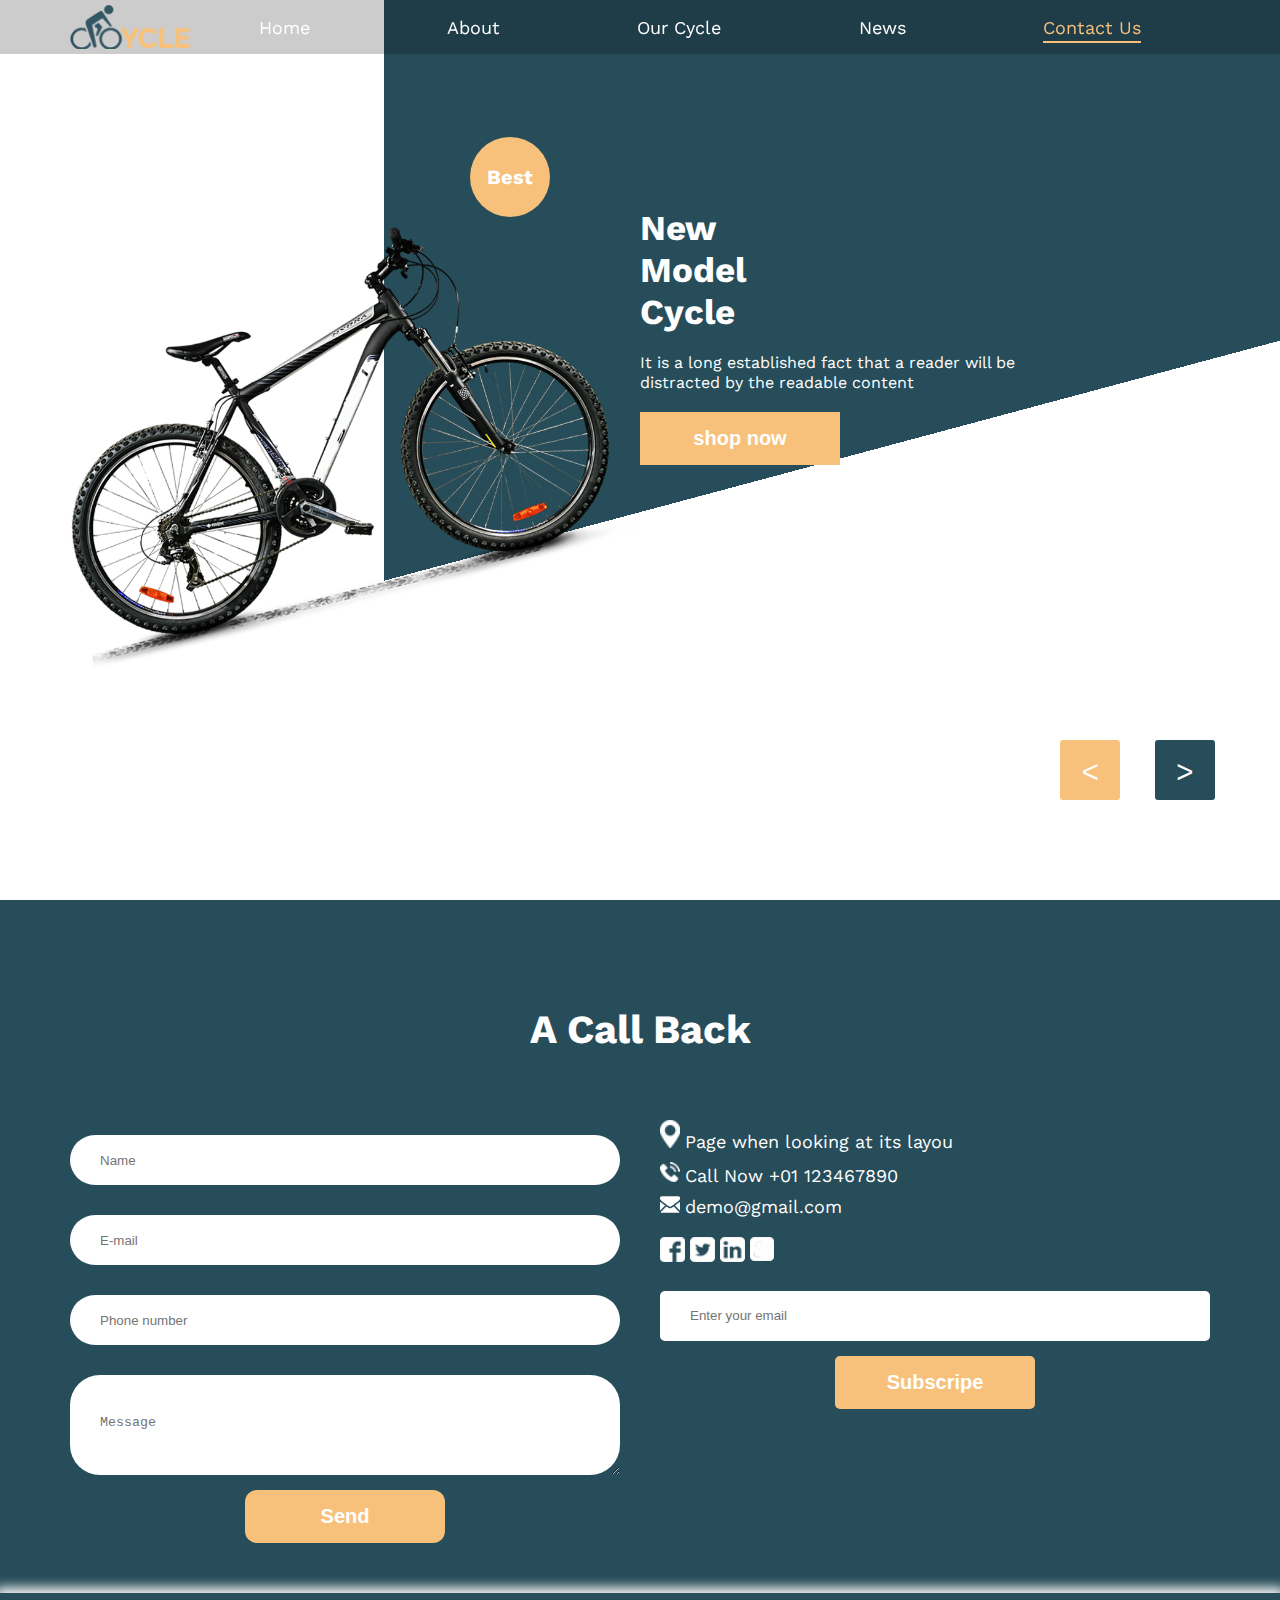
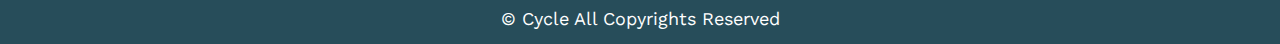
<file: HTML/contact.html>
<!DOCTYPE html>
<html lang="en">
  <head>
    <meta charset="UTF-8" />
    <meta name="viewport" content="width=device-width, initial-scale=1.0" />
    <title>Cycle</title>
    <link rel="preconnect" href="https://fonts.googleapis.com" />
    <link rel="preconnect" href="https://fonts.gstatic.com" crossorigin />
    <link
      href="https://fonts.googleapis.com/css2?family=Work+Sans:wght@200;300;400;500;600;700;800&display=swap"
      rel="stylesheet"
    />
    <link rel="shortcut icon" href="../Images/logo.png" type="image/x-icon" />
    <link rel="stylesheet" href="../CSS/style.css" />
  </head>
  <body>
    <!-- Start Header -->
    <header>
      <div class="container">
        <img src="../Images/logo.png" loading="lazy" alt="logo" class="logo" />
        <nav>
          <img
            src="../Images/toggle-icon1.png"
            loading="lazy"
            alt="Bars"
            class="toogle"
          />
          <ul class="links">
            <li><a href="../index.html">home</a></li>
            <li><a href="about.html">about</a></li>
            <li><a href="our-cycle.html">our cycle</a></li>
            <li><a href="news.html">news</a></li>
            <li><a class="active" href="#">contact us</a></li>
          </ul>
        </nav>
      </div>
    </header>
    <!-- End Header -->
    <!-- Start Hero -->
    <section id="hero">
      <div class="container">
        <div class="img">
          <img src="../Images/img-1.png" loading="lazy" alt="Cycle" />
        </div>
        <div class="info">
          <h3>New Model Cycle</h3>
          <p>
            It is a long established fact that a reader will be distracted by
            the readable content
          </p>
          <button>shop now</button>
        </div>
      </div>
      <div class="next-and-prev">
        <span><</span>
        <span>></span>
      </div>
    </section>
    <!-- End Hero -->
    <!-- Start contact -->
    <section id="contact">
      <div class="special-head">
        <div class="container">
          <h2>A Call Back</h2>
        </div>
      </div>
      <div class="container">
        <div class="box-container">
          <form>
            <input type="text" placeholder="Name" required />
            <input type="email" placeholder="E-mail" required />
            <input type="tel" placeholder="Phone number" required />
            <textarea
              name="message"
              id="message"
              cols="30"
              rows="10"
              placeholder="Message"
            ></textarea>
            <button type="submit">Send</button>
          </form>
          <div class="social">
            <div class="boxs">
              <div class="box">
                <img
                  src="../Images/map-icon.png"
                  loading="lazy"
                  alt="Location"
                />
                <span>Page when looking at its layou</span>
              </div>
              <div class="box">
                <img
                  src="../Images/call-icon.png"
                  loading="lazy"
                  alt="Phone number"
                />
                <span>Call Now +01 123467890</span>
              </div>
              <div class="box">
                <img src="../Images/mail-icon.png" loading="lazy" alt="Email" />
                <span>demo@gmail.com</span>
              </div>
            </div>
            <div class="icons">
              <img src=" ../Images/fb-icon.png" loading="lazy" alt="Facebook" />
              <img
                src="../Images/twitter-icon.png"
                loading="lazy"
                alt="Twitter"
              />
              <img
                src="../Images/linkedin-icon.png"
                loading="lazy"
                alt="Linkedin"
              />
              <img
                src="../Images/instagram-icon.png"
                loading="lazy"
                alt="instgram"
              />
            </div>
            <form>
              <input
                type="email"
                class="subscripe"
                placeholder="Enter your email"
              />
              <button type="submit">Subscripe</button>
            </form>
          </div>
        </div>
      </div>
    </section>
    <!-- End contact -->
    <!-- Start footer -->
    <footer id="footer">
      <p>&copy; cycle all copyrights reserved</p>
    </footer>
    <!-- End footer -->
    <script src="../JS/main.js"></script>
  </body>
</html>
</file>
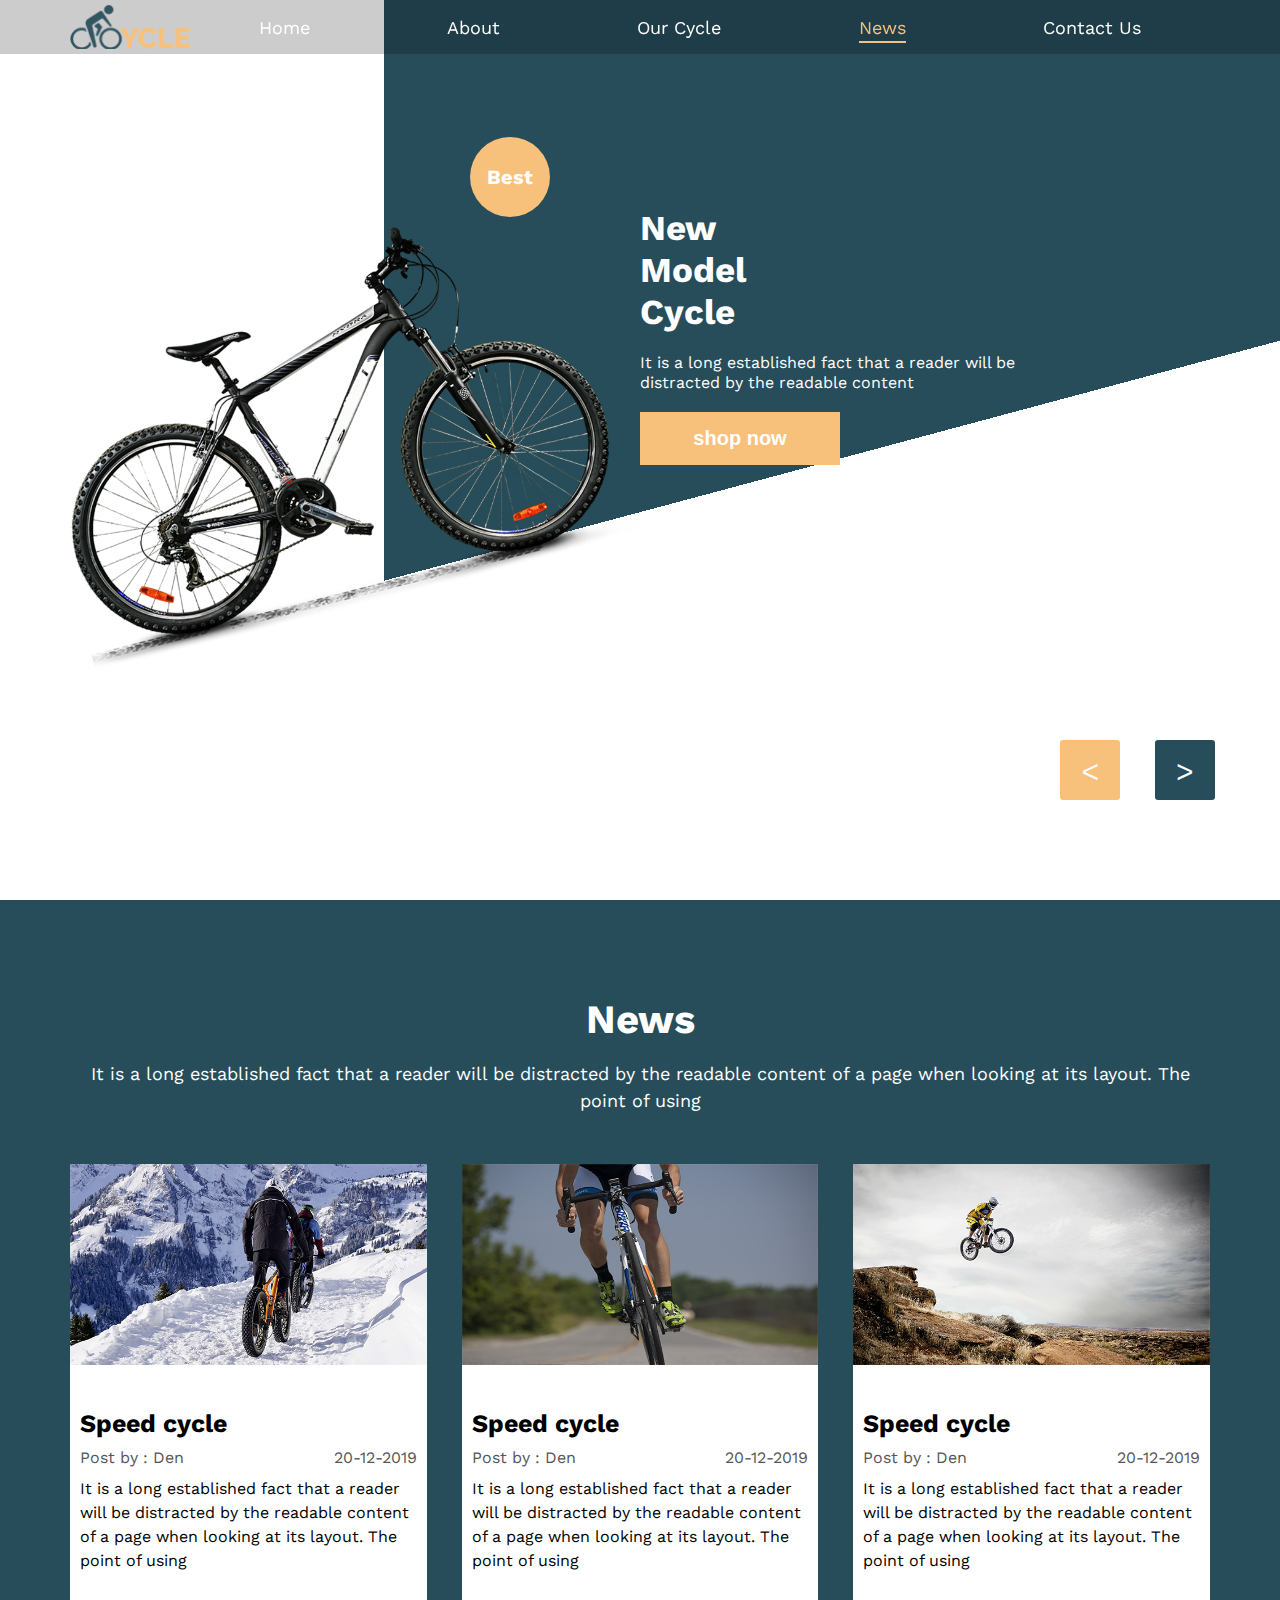
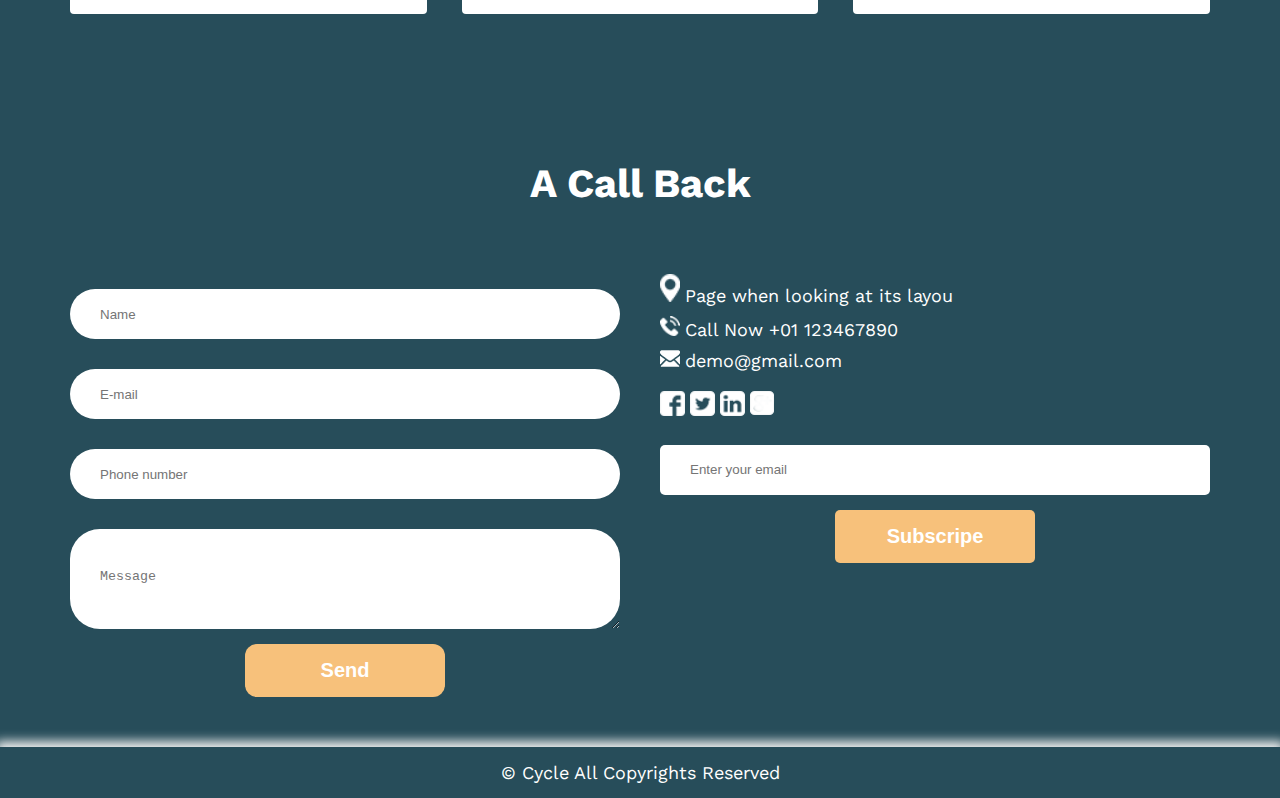
<file: HTML/news.html>
<!DOCTYPE html>
<html lang="en">
  <head>
    <meta charset="UTF-8" />
    <meta name="viewport" content="width=device-width, initial-scale=1.0" />
    <title>Cycle</title>
    <link rel="preconnect" href="https://fonts.googleapis.com" />
    <link rel="preconnect" href="https://fonts.gstatic.com" crossorigin />
    <link
      href="https://fonts.googleapis.com/css2?family=Work+Sans:wght@200;300;400;500;600;700;800&display=swap"
      rel="stylesheet"
    />
    <link rel="shortcut icon" href="../Images/logo.png" type="image/x-icon" />
    <link rel="stylesheet" href="../CSS/style.css" />
  </head>
  <body>
    <!-- Start Header -->
    <header>
      <div class="container">
        <img src="../Images/logo.png" loading="lazy" alt="logo" class="logo" />
        <nav>
          <img
            src="../Images/toggle-icon1.png"
            loading="lazy"
            alt="Bars"
            class="toogle"
          />
          <ul class="links">
            <li><a href="index.html">home</a></li>
            <li><a href="about.html">about</a></li>
            <li><a href="our-cycle.html">our cycle</a></li>
            <li><a class="active" href="#">news</a></li>
            <li><a href="contact.html">contact us</a></li>
          </ul>
        </nav>
      </div>
    </header>
    <!-- End Header -->
    <!-- Start Hero -->
    <section id="hero">
      <div class="container">
        <div class="img">
          <img src="../Images/img-1.png" loading="lazy" alt="Cycle" />
        </div>
        <div class="info">
          <h3>New Model Cycle</h3>
          <p>
            It is a long established fact that a reader will be distracted by
            the readable content
          </p>
          <button>shop now</button>
        </div>
      </div>
      <div class="next-and-prev">
        <span><</span>
        <span>></span>
      </div>
    </section>
    <!-- End Hero -->
    <!-- Start news -->
    <section id="news">
      <div class="special-head">
        <div class="container">
          <h2>News</h2>
          <p>
            It is a long established fact that a reader will be distracted by
            the readable content of a page when looking at its layout. The point
            of using
          </p>
        </div>
      </div>
      <div class="container">
        <div class="box-container">
          <div class="box">
            <div class="img">
              <img src="../Images/img-6.png" loading="lazy" alt="" />
            </div>
            <div class="info">
              <h3>Speed cycle</h3>
              <div class="date">
                <span>Post by : Den</span>
                <span>20-12-2019</span>
              </div>
              <p>
                It is a long established fact that a reader will be distracted
                by the readable content of a page when looking at its layout.
                The point of using
              </p>
            </div>
          </div>
          <div class="box">
            <div class="img">
              <img src="../Images/img-7.png" loading="lazy" alt="" />
            </div>
            <div class="info">
              <h3>Speed cycle</h3>
              <div class="date">
                <span>Post by : Den</span>
                <span>20-12-2019</span>
              </div>
              <p>
                It is a long established fact that a reader will be distracted
                by the readable content of a page when looking at its layout.
                The point of using
              </p>
            </div>
          </div>
          <div class="box">
            <div class="img">
              <img src="../Images/img-8.png" loading="lazy" alt="" />
            </div>
            <div class="info">
              <h3>Speed cycle</h3>
              <div class="date">
                <span>Post by : Den</span>
                <span>20-12-2019</span>
              </div>
              <p>
                It is a long established fact that a reader will be distracted
                by the readable content of a page when looking at its layout.
                The point of using
              </p>
            </div>
          </div>
        </div>
      </div>
    </section>
    <!-- End news -->
    <!-- Start contact -->
    <section id="contact">
      <div class="special-head">
        <div class="container">
          <h2>A Call Back</h2>
        </div>
      </div>
      <div class="container">
        <div class="box-container">
          <form>
            <input type="text" placeholder="Name" required />
            <input type="email" placeholder="E-mail" required />
            <input type="tel" placeholder="Phone number" required />
            <textarea
              name="message"
              id="message"
              cols="30"
              rows="10"
              placeholder="Message"
            ></textarea>
            <button type="submit">Send</button>
          </form>
          <div class="social">
            <div class="boxs">
              <div class="box">
                <img
                  src="../Images/map-icon.png"
                  loading="lazy"
                  alt="Location"
                />
                <span>Page when looking at its layou</span>
              </div>
              <div class="box">
                <img
                  src="../Images/call-icon.png"
                  loading="lazy"
                  alt="Phone number"
                />
                <span>Call Now +01 123467890</span>
              </div>
              <div class="box">
                <img src="../Images/mail-icon.png" loading="lazy" alt="Email" />
                <span>demo@gmail.com</span>
              </div>
            </div>
            <div class="icons">
              <img src="../Images/fb-icon.png" loading="lazy" alt="Facebook" />
              <img
                src="../Images/twitter-icon.png"
                loading="lazy"
                alt="Twitter"
              />
              <img
                src="../Images/linkedin-icon.png"
                loading="lazy"
                alt="Linkedin"
              />
              <img
                src="../Images/instagram-icon.png"
                loading="lazy"
                alt="instgram"
              />
            </div>
            <form>
              <input
                type="email"
                class="subscripe"
                placeholder="Enter your email"
              />
              <button type="submit">Subscripe</button>
            </form>
          </div>
        </div>
      </div>
    </section>
    <!-- End contact -->
    <!-- Start footer -->
    <footer id="footer">
      <p>&copy; cycle all copyrights reserved</p>
    </footer>
    <!-- End footer -->
    <script src="../JS/main.js"></script>
  </body>
</html>
</file>
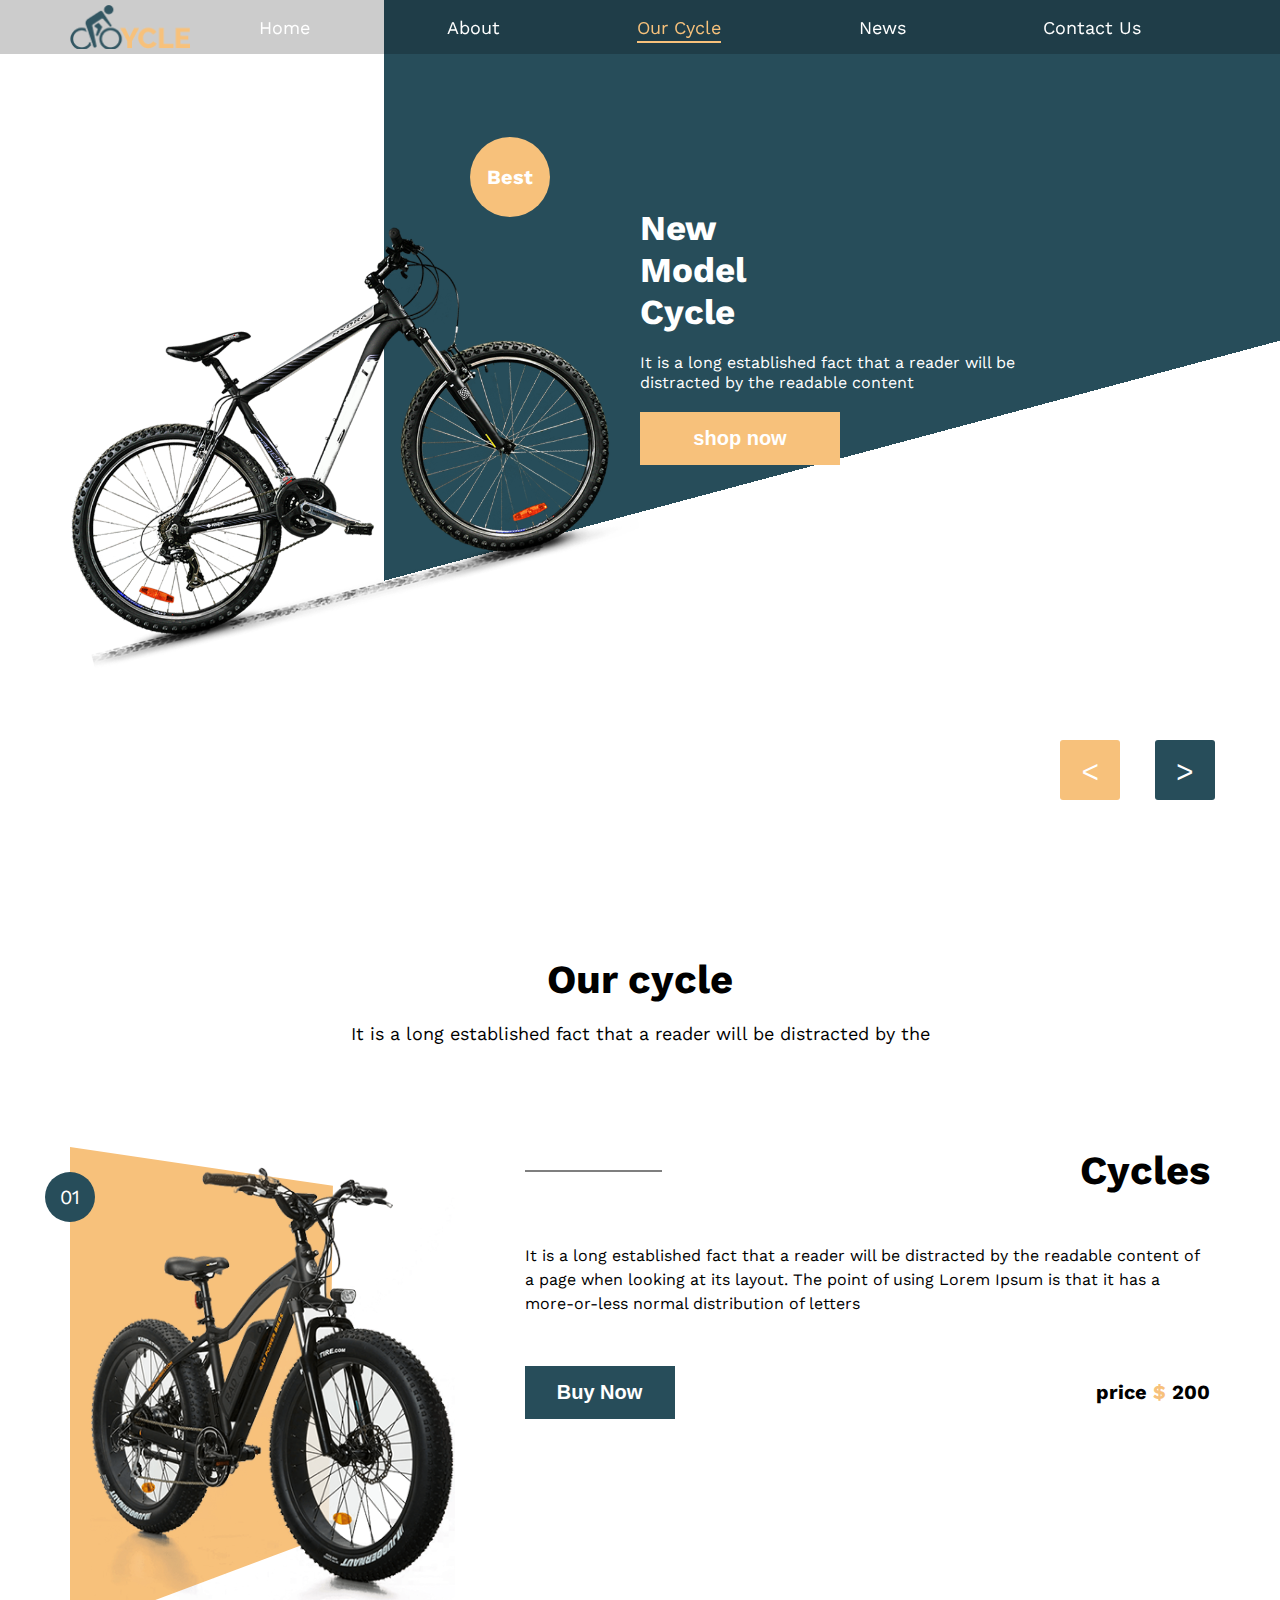
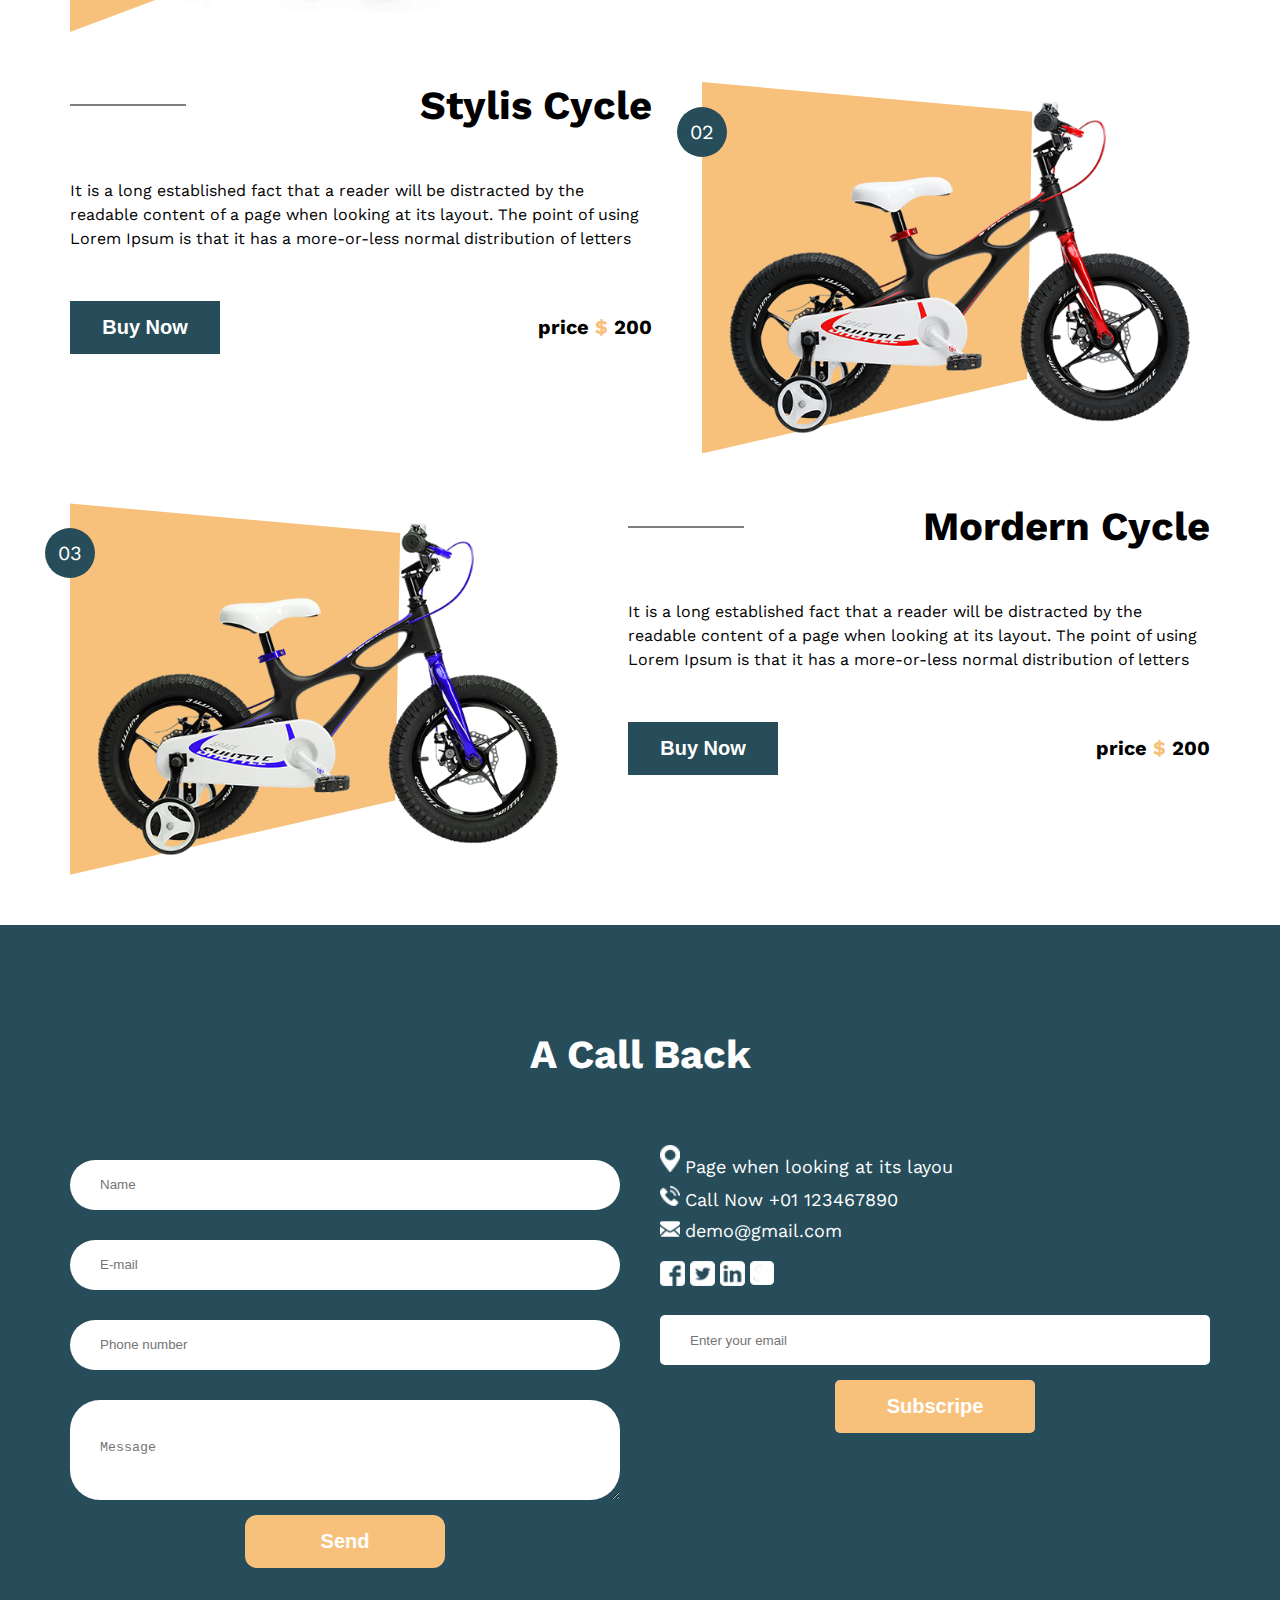
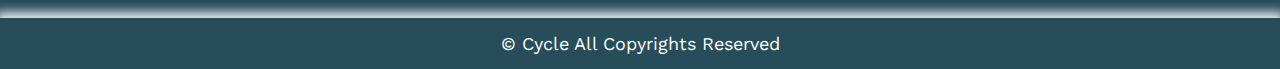
<file: HTML/our-cycle.html>
<!DOCTYPE html>
<html lang="en">
  <head>
    <meta charset="UTF-8" />
    <meta name="viewport" content="width=device-width, initial-scale=1.0" />
    <title>Cycle</title>
    <link rel="preconnect" href="https://fonts.googleapis.com" />
    <link rel="preconnect" href="https://fonts.gstatic.com" crossorigin />
    <link
      href="https://fonts.googleapis.com/css2?family=Work+Sans:wght@200;300;400;500;600;700;800&display=swap"
      rel="stylesheet"
    />
    <link rel="shortcut icon" href="../Images/logo.png" type="image/x-icon" />
    <link rel="stylesheet" href="../CSS/style.css" />
  </head>
  <body>
    <!-- Start Header -->
    <header>
      <div class="container">
        <img src="../Images/logo.png" loading="lazy" alt="logo" class="logo" />
        <nav>
          <img
            src="../Images/toggle-icon1.png"
            loading="lazy"
            alt="Bars"
            class="toogle"
          />
          <ul class="links">
            <li><a href="index.html">home</a></li>
            <li><a href="about.html">about</a></li>
            <li><a class="active" href="#">our cycle</a></li>
            <li><a href="news.html">news</a></li>
            <li><a href="contact.html">contact us</a></li>
          </ul>
        </nav>
      </div>
    </header>
    <!-- End Header -->
    <!-- Start Hero -->
    <section id="hero">
      <div class="container">
        <div class="img">
          <img src="../Images/img-1.png" loading="lazy" alt="Cycle" />
        </div>
        <div class="info">
          <h3>New Model Cycle</h3>
          <p>
            It is a long established fact that a reader will be distracted by
            the readable content
          </p>
          <button>shop now</button>
        </div>
      </div>
      <div class="next-and-prev">
        <span><</span>
        <span>></span>
      </div>
    </section>
    <!-- End Hero -->
    <!-- Start our cylcle -->

    <section id="cycle">
      <div class="special-head">
        <div class="container">
          <h2>Our cycle</h2>
          <p>
            It is a long established fact that a reader will be distracted by
            the
          </p>
        </div>
      </div>
      <div class="container">
        <div class="box">
          <div class="img">
            <img src="../Images/img-2.png" loading="lazy" alt="Cycle-1" />
          </div>
          <div class="info">
            <h3>Cycles</h3>
            <p>
              It is a long established fact that a reader will be distracted by
              the readable content of a page when looking at its layout. The
              point of using Lorem Ipsum is that it has a more-or-less normal
              distribution of letters
            </p>
            <div class="price">
              <button>buy now</button>
              <p>price <span>$</span> 200</p>
            </div>
          </div>
        </div>
        <div class="box">
          <div class="info">
            <h3>Stylis Cycle</h3>
            <p>
              It is a long established fact that a reader will be distracted by
              the readable content of a page when looking at its layout. The
              point of using Lorem Ipsum is that it has a more-or-less normal
              distribution of letters
            </p>
            <div class="price">
              <button>buy now</button>
              <p>price <span>$</span> 200</p>
            </div>
          </div>
          <div class="img">
            <img src="../Images/img-3.png" loading="lazy" alt="Cycle-1" />
          </div>
        </div>
        <div class="box">
          <div class="img">
            <img src="../Images/img-4.png" loading="lazy" alt="Cycle-1" />
          </div>
          <div class="info">
            <h3>Mordern Cycle</h3>
            <p>
              It is a long established fact that a reader will be distracted by
              the readable content of a page when looking at its layout. The
              point of using Lorem Ipsum is that it has a more-or-less normal
              distribution of letters
            </p>
            <div class="price">
              <button>buy now</button>
              <p>price <span>$</span> 200</p>
            </div>
          </div>
        </div>
      </div>
    </section>
    <!-- End our cylcle -->
    <!-- Start contact -->
    <section id="contact">
      <div class="special-head">
        <div class="container">
          <h2>A Call Back</h2>
        </div>
      </div>
      <div class="container">
        <div class="box-container">
          <form>
            <input type="text" placeholder="Name" required />
            <input type="email" placeholder="E-mail" required />
            <input type="tel" placeholder="Phone number" required />
            <textarea
              name="message"
              id="message"
              cols="30"
              rows="10"
              placeholder="Message"
            ></textarea>
            <button type="submit">Send</button>
          </form>
          <div class="social">
            <div class="boxs">
              <div class="box">
                <img
                  src="../Images/map-icon.png"
                  loading="lazy"
                  alt="Location"
                />
                <span>Page when looking at its layou</span>
              </div>
              <div class="box">
                <img
                  src="../Images/call-icon.png"
                  loading="lazy"
                  alt="Phone number"
                />
                <span>Call Now +01 123467890</span>
              </div>
              <div class="box">
                <img src="../Images/mail-icon.png" loading="lazy" alt="Email" />
                <span>demo@gmail.com</span>
              </div>
            </div>
            <div class="icons">
              <img src="../Images/fb-icon.png" loading="lazy" alt="Facebook" />
              <img
                src="../Images/twitter-icon.png"
                loading="lazy"
                alt="Twitter"
              />
              <img
                src="../Images/linkedin-icon.png"
                loading="lazy"
                alt="Linkedin"
              />
              <img
                src="../Images/instagram-icon.png"
                loading="lazy"
                alt="instgram"
              />
            </div>
            <form>
              <input
                type="email"
                class="subscripe"
                placeholder="Enter your email"
              />
              <button type="submit">Subscripe</button>
            </form>
          </div>
        </div>
      </div>
    </section>
    <!-- End contact -->
    <!-- Start footer -->
    <footer id="footer">
      <p>&copy; cycle all copyrights reserved</p>
    </footer>
    <!-- End footer -->
    <script src="../JS/main.js"></script>
  </body>
</html>
</file>
<file: CSS/style.css>
/* Start variables */
:root {
  --main-color: #f7c17b;
  --secondry-color: #274d5a;
}
/* End variables */

/* Start components */
.special-head {
  padding: 50px;
  line-height: 1.5;
  display: flex;
  flex-direction: column;
  align-items: center;
  text-align: center;
}
@media (max-width: 767px) {
  .special-head {
    padding: 30px 0;
  }
}
.special-head h2 {
  font-size: 40px;
  margin-bottom: 10px;
}
@media (max-width: 767px) {
  .special-head h2 {
    font-size: 30px;
  }
}
.special-head p {
  font-size: 18px;
}
/* End components */

/* Start glopal rules */
* {
  box-sizing: border-box;
  margin: 0;
  padding: 0;
}
html {
  scroll-behavior: smooth;
}
body {
  font-family: "Work Sans", sans-serif;
  counter-reset: counter;
}
.container {
  padding-left: 15px;
  padding-right: 15px;
  margin-left: auto;
  margin-right: auto;
}
/* small */
@media (min-width: 768px) {
  .container {
    width: 750px;
  }
}
/* medium */
@media (min-width: 992px) {
  .container {
    width: 970px;
  }
}
/* large */
@media (min-width: 1200px) {
  .container {
    width: 1170px;
  }
}
/* End glopal rules */

/* Start header */
header {
  padding: 5px;
  position: fixed;
  width: 100%;
  z-index: 200;
}
@media (min-width: 768px) {
  header {
    background-color: rgb(0, 0, 0, 0.2);
  }
}
header div.container {
  display: flex;
  justify-content: space-between;
  align-items: center;
}
header div.container img.logo {
  width: 120px;
}
header div.container nav {
  flex: 1;
  display: flex;
  justify-content: flex-end;
  align-items: center;
  position: relative;
}
header div.container nav img.toogle {
  width: 35px;
  display: none;
}
.show {
  display: flex !important;
  flex-direction: column;
  position: absolute;
  top: calc(100% + 10px);
  width: 400px;
  background-color: rgb(255, 255, 255, 0.1);
}
@media (max-width: 767px) {
  header div.container nav img.toogle {
    display: block;
  }
}
header div.container nav ul {
  list-style: none;
  display: flex;
  justify-content: space-around;
  align-items: center;
  flex: 1;
}
@media (max-width: 767px) {
  header div.container nav ul {
    display: none;
  }
}
header div.container nav ul li {
  margin: 10px 0;
}
header div.container nav ul li a {
  text-decoration: none;
  color: white;
  font-size: 18px;
  text-transform: capitalize;
  position: relative;
}
header div.container nav ul li a::before {
  content: "";
  position: absolute;
  top: calc(100% + 3px);
  left: 0;
  width: 0;
  height: 2px;
  background-color: var(--main-color);
  transition: 0.3s;
}
header div.container nav ul li a:hover,
header div.container nav ul li a.active {
  color: var(--main-color);
}
header div.container nav ul li a:hover::before,
header div.container nav ul li a.active::before {
  width: 100%;
}
/* End header */

/* Start hero */
section#hero {
  background-image: linear-gradient(
    to right,
    white 30%,
    var(--secondry-color) 30%
  );
  height: 100vh;
  display: flex;
  justify-content: center;
  align-items: center;
  overflow: hidden;
  position: relative;
}
@media (max-width: 767px) {
  section#hero {
    background-color: var(--secondry-color);
    background-image: none;
  }
}
section#hero::before {
  content: "";
  position: absolute;
  width: 100%;
  height: 100%;
  background-image: linear-gradient(-15deg, white 45%, transparent 45%);
  bottom: 0;
  left: 0;
}
@media (max-width: 991px) {
  section#hero::before {
    display: none;
  }
}
section#hero .container {
  display: grid;
  grid-template-columns: repeat(2, 1fr);
}
@media (max-width: 767px) {
  section#hero .container {
    display: flex;
    flex-direction: column;
    justify-content: center;
    align-items: center;
    gap: 25px;
  }
}
section#hero .container .img {
  max-width: 100%;
  position: relative;
}
section#hero .container .img::before {
  content: "best";
  width: 80px;
  height: 80px;
  border-radius: 50%;
  background: var(--main-color);
  display: flex;
  justify-content: center;
  align-items: center;
  font-size: 20px;
  color: white;
  text-transform: capitalize;
  font-weight: 700;
  position: absolute;
  top: -50px;
  right: 90px;
}
@media (max-width: 767px) {
  section#hero .container .img::before {
    top: -40px;
    right: 7px;
  }
}
@media (min-width: 768px) {
  section#hero .container .img::before {
    top: -90px;
  }
}
section#hero .container .img img {
  max-width: 100%;
}
@media (max-width: 767px) {
  section#hero .container .img img {
    width: 300px;
  }
}
section#hero .container .info {
  color: white;
  transform: translateY(-50px);
  margin-top: 30px;
}
@media (max-width: 767px) {
  section#hero .container .info {
    margin-left: 100px;
  }
}
section#hero .container .info h3 {
  width: 50px;
  font-size: 35px;
  margin-bottom: 20px;
}
section#hero .container .info p {
  line-height: 1.2;
  width: 400px;
  margin-bottom: 20px;
}
@media (max-width: 767px) {
  section#hero .container .info p {
    width: 300px;
  }
}
section#hero .container .info button {
  border: none;
  outline: none;
  padding: 15px;
  width: 200px;
  font-weight: bold;
  background-color: var(--main-color);
  color: white;
  font-size: 20px;
  transition: 0.3s;
  cursor: pointer;
}
section#hero .container .info button:hover {
  background-color: white;
  color: black;
}
section#hero .next-and-prev {
  position: absolute;
  bottom: 250px;
  right: 50px;
  width: fit-content;
}
@media (max-width: 767px) {
  section#hero .next-and-prev {
    left: 50%;
    bottom: 15px;
    transform: translateX(-50%);
    width: 100%;
    text-align: center;
  }
}
@media (min-width: 768px) {
  section#hero .next-and-prev {
    position: absolute;
    bottom: 100px;
    right: 50px;
  }
}
section#hero .next-and-prev span {
  display: inline-flex;
  justify-content: center;
  align-items: center;
  width: 60px;
  height: 60px;
  font-size: 30px;
  margin: 0 15px;
  cursor: pointer;
  transition: 0.3s;
  border-radius: 3px;
  background-color: white;
}
@media (max-width: 767px) {
  section#hero .next-and-prev span {
    width: 50px;
    height: 50px;
    font-size: 20px;
  }
}
section#hero .next-and-prev span:hover {
  background-color: var(--main-color);
  color: white;
}
@media (min-width: 992px) {
  section#hero .next-and-prev span {
    color: white;
  }
  section#hero .next-and-prev span:first-child {
    background-color: var(--main-color);
  }
  section#hero .next-and-prev span:first-child:hover {
    background-color: var(--secondry-color);
  }
  section#hero .next-and-prev span:last-child {
    background-color: var(--secondry-color);
  }
  section#hero .next-and-prev span:last-child:hover {
    background-color: var(--main-color);
  }
}
/* End hero */

/* Start our cycle */
section#cycle .container .box {
  display: flex;
  justify-content: space-between;
  gap: 50px;
  margin: 50px 0;
}
@media (max-width: 767px) {
  section#cycle .container .box {
    flex-direction: column;
    align-items: center;
  }
}
section#cycle .container .img {
  position: relative;
  padding: 20px;
  display: flex;
  align-items: center;
  justify-content: center;
}
section#cycle .container .img::before {
  content: "";
  width: 100%;
  height: 100%;
  position: absolute;
  left: 0;
  top: 0;
  background-color: var(--main-color);
  z-index: -1;
  clip-path: polygon(0 0, 65% 8%, 64% 80%, 0% 100%);
}
section#cycle .container .img::after {
  counter-increment: counter;
  content: "0" counter(counter);
  position: absolute;
  top: 25px;
  left: -25px;
  width: 50px;
  height: 50px;
  border-radius: 50%;
  background-color: var(--secondry-color);
  display: flex;
  justify-content: center;
  align-items: center;
  color: white;
  font-size: 20px;
}
section#cycle .container .img img {
  max-width: 100%;
}

section#cycle .container .info {
  width: 50%;
}
@media (max-width: 767px) {
  section#cycle .container .info {
    width: 80%;
  }
  section#cycle .container .box:nth-child(2) .info {
    order: 2;
  }
}
@media (min-width: 768px) {
  section#cycle .container .info {
    width: 65%;
  }
}
section#cycle .container .info h3 {
  font-size: 40px;
  text-align: right;
  position: relative;
  margin-bottom: 50px;
}
@media (max-width: 991px) {
  section#cycle .container .info h3 {
    font-size: 30px;
  }
}
section#cycle .container .info h3::before {
  content: "";
  position: absolute;
  top: 50%;
  left: 0;
  height: 1px;
  width: 20%;
  background-color: black;
  transform: translateY(-50%);
}
section#cycle .container .info p {
  line-height: 1.5;
  margin-bottom: 50px;
}
section#cycle .container .info .price {
  display: flex;
  justify-content: space-between;
  align-items: baseline;
}
section#cycle .container .info .price button {
  width: 150px;
  padding: 15px;
  background-color: var(--secondry-color);
  color: white;
  text-transform: capitalize;
  font-weight: 700;
  font-size: 20px;
  border: none;
  outline: none;
  transition: 0.3s;
  cursor: pointer;
}
section#cycle .container .info .price button:hover {
  background-color: var(--main-color);
}
section#cycle .container .info .price p {
  font-weight: 700;
  font-size: 20px;
}
section#cycle .container .info .price span {
  color: var(--main-color);
}
/* End our cycle */

/* Start about */
section#about {
  background-image: url("../Imgs/about-bg.png");
  background-size: cover;
  color: white;
  height: 100vh;
}
section#about .container .img {
  display: flex;
  align-items: center;
  justify-content: center;
  position: relative;
}
section#about .container .img img {
  width: 500px;
  max-width: 100%;
  z-index: 2;
}
section#about .container .img::after {
  content: "";
  position: absolute;
  top: 0;
  left: 50%;
  transform: translateX(-50%);
  width: 500px;
  height: 100%;
  background-color: white;
  clip-path: polygon(0 0, 65% 8%, 64% 80%, 0% 100%);
}
/* End about */

/* Start customers */
section#customers {
  padding: 40px 0;
}
section#customers .review {
  display: grid;
  grid-template-columns: auto 1fr;
  justify-content: center;
  gap: 25px;
  box-shadow: 2px 2px 10px 4px #eee, -2px -2px 10px 4px #eee;
  padding: 15px;
}
@media (max-width: 767px) {
  section#customers .review {
    display: flex;
    flex-direction: column;
    justify-content: center;
    width: 100%;
    align-items: center;
  }
}
@media (min-width: 992px) {
  section#customers .review {
    width: 80%;
    justify-content: center;
    transform: translateX(-50%);
    position: relative;
    left: 50%;
  }
}
section#customers .review .img img {
  width: 300px;
}
section#customers .review .feedback img {
  margin-bottom: 20px;
}
section#customers .review .feedback p {
  line-height: 2;
  margin-bottom: 20px;
}
section#customers .review .feedback h3 {
  font-size: 25px;
}
section#customers .buttons {
  margin: 20px auto;
  text-align: center;
  font-size: 30px;
}
section#customers .buttons span {
  display: inline-flex;
  width: 50px;
  height: 50px;
  color: white;
  background-color: var(--main-color);
  justify-content: center;
  align-items: center;
  cursor: pointer;
  transition: 0.3s;
  transition: 0.3s;
}
section#customers .buttons span:hover {
  background-color: var(--secondry-color);
}
/* End customers*/

/* Start news */
section#news {
  padding: 40px 0;
  background-color: var(--secondry-color);
  color: white;
}
section#news .container .box-container {
  display: grid;
  grid-template-columns: repeat(auto-fill, minmax(300px, 1fr));
  justify-content: space-between;
  gap: 35px;
}
section#news .container .box {
  color: black;
  background: white;
  border-radius: 4px;
  min-height: 450px;
}
@media (max-width: 767px) {
  section#news .container .box {
    width: 80%;
    margin: 0 auto;
  }
}
section#news .container .box .img img {
  max-width: 100%;
}
section#news .container .box .info {
  padding: 10px;
  margin-top: 30px;
}
section#news .container .box .info h3 {
  font-size: 25px;
  margin-bottom: 10px;
}
section#news .container .box .info .date {
  display: flex;
  justify-content: space-between;
  margin-bottom: 10px;
  color: #555;
}
section#news .container .box .info p {
  line-height: 1.5;
}
/* End news */

/* Start contact */
section#contact {
  background-color: var(--secondry-color);
  padding: 50px 0;
  color: white;
}
section#contact .container .box-container {
  display: grid;
  grid-template-columns: repeat(2, 1fr);
  gap: 40px;
}
@media (max-width: 767px) {
  section#contact .container .box-container {
    display: flex;
    flex-direction: column;
    align-items: center;
  }
}
section#contact .container form {
  display: flex;
  flex-direction: column;
}
@media (max-width: 767px) {
  section#contact .container form {
    width: 80%;
  }
}
section#contact .container form input,
section#contact .container form textarea {
  width: 100%;
  height: 50px;
  border-radius: 30px;
  border: none;
  outline: none;
  padding: 0 30px;
  margin: 15px 0;
}
section#contact .container form textarea {
  height: 100px;
  max-height: 100px;
  max-width: 100%;
  padding-top: 40px;
}
section#contact .container form button {
  width: 200px;
  margin: 0 auto;
  padding: 15px;
  color: white;
  background: var(--main-color);
  border: none;
  outline: none;
  font-weight: 700;
  font-size: 20px;
  border-radius: 12px;
  cursor: pointer;
}
@media (max-width: 767px) {
  section#contact .container form button {
    margin: initial;
  }
}
@media (max-width: 767px) {
  section#contact .container .social {
    width: 80%;
  }
}
section#contact .container .social .boxs .box {
  margin-bottom: 10px;
}
section#contact .container .social .boxs .box img {
  width: 20px;
}
section#contact .container .social .boxs .box span {
  font-size: 18px;
}
section#contact .container .social .icons img {
  width: 25px;
  margin: 10px 0;
}
section#contact .container .social input.subscripe {
  border-radius: 5px;
}
section#contact .container .social button {
  border-radius: 5px;
}
/* End contact */

/* Start footer */
footer {
  background-color: var(--secondry-color);
  color: white;
  text-align: center;
  font-size: 18px;
  padding: 10px 0;
  box-shadow: 0 -2px 10px 4px #eee;
}
footer p {
  margin: 5px 0;
  text-transform: capitalize;
}
footer span {
  color: var(--main-color);
}
/* End footer */
</file>
